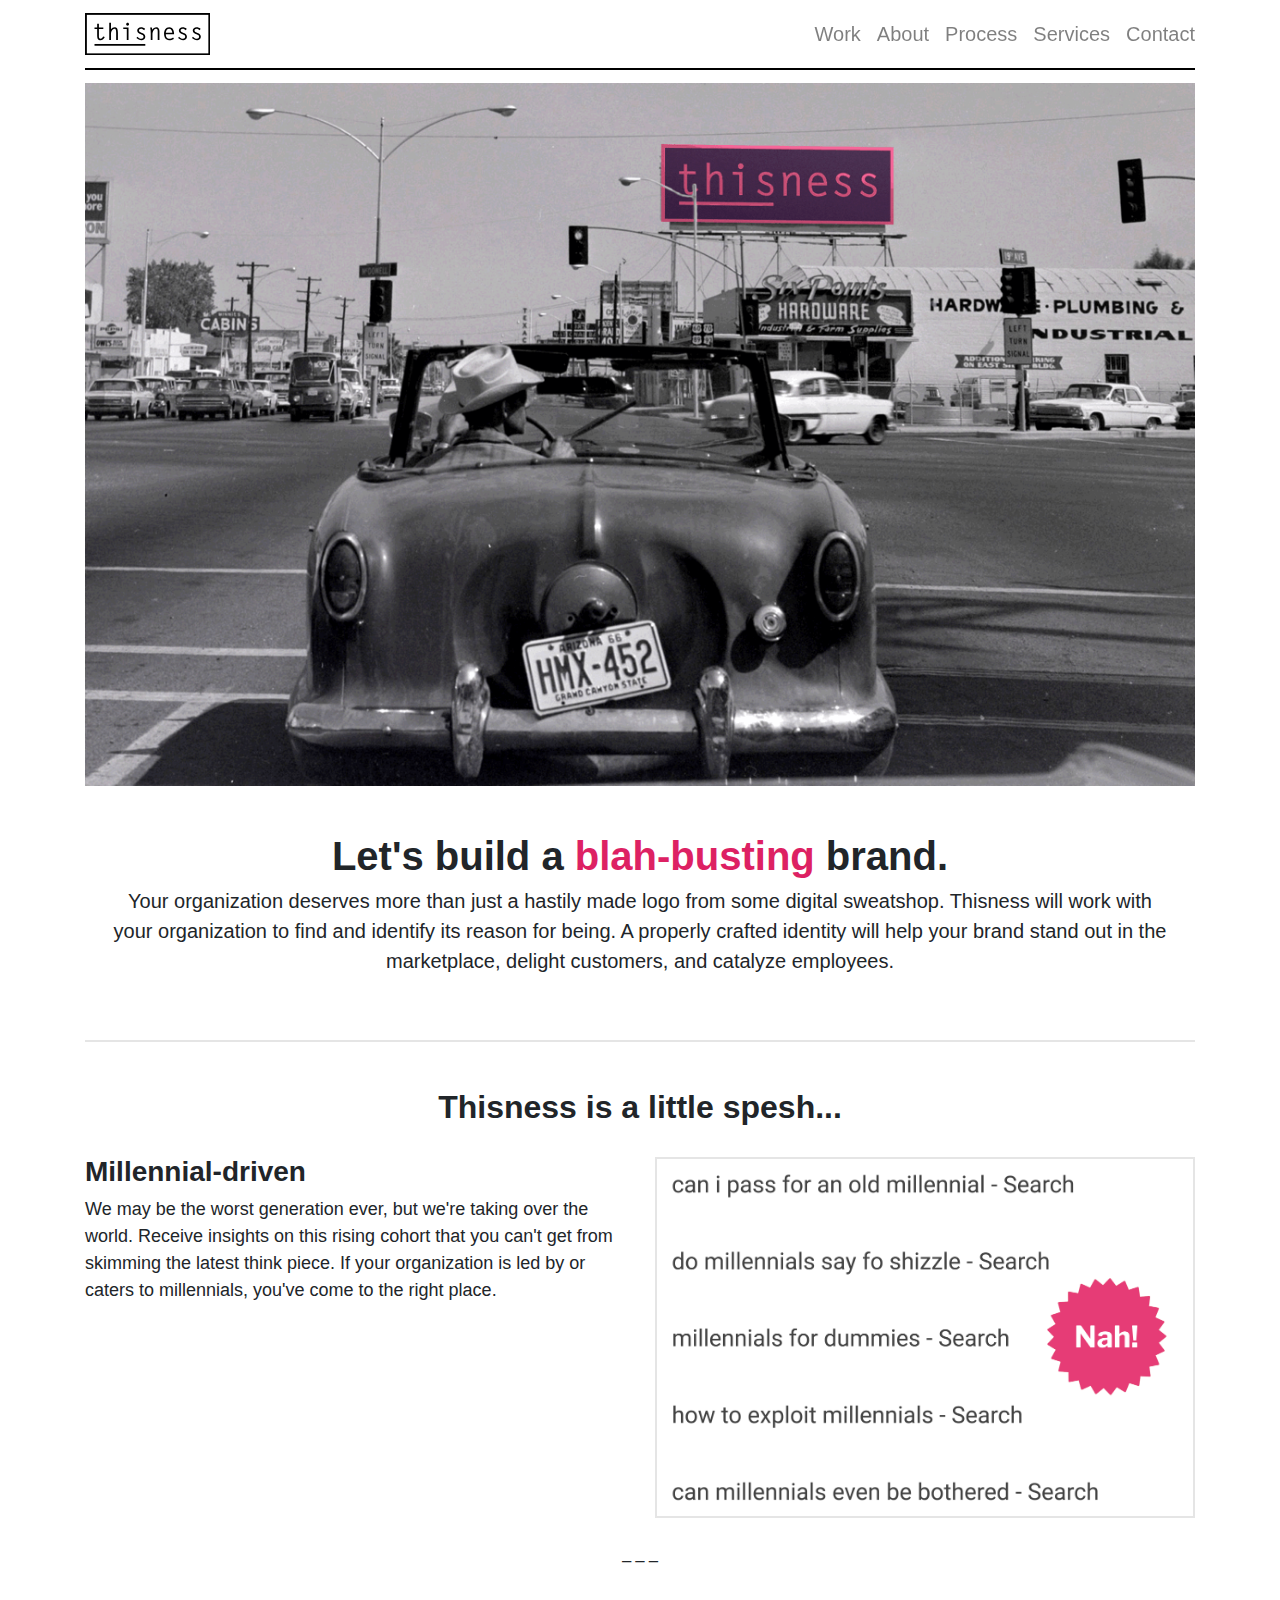
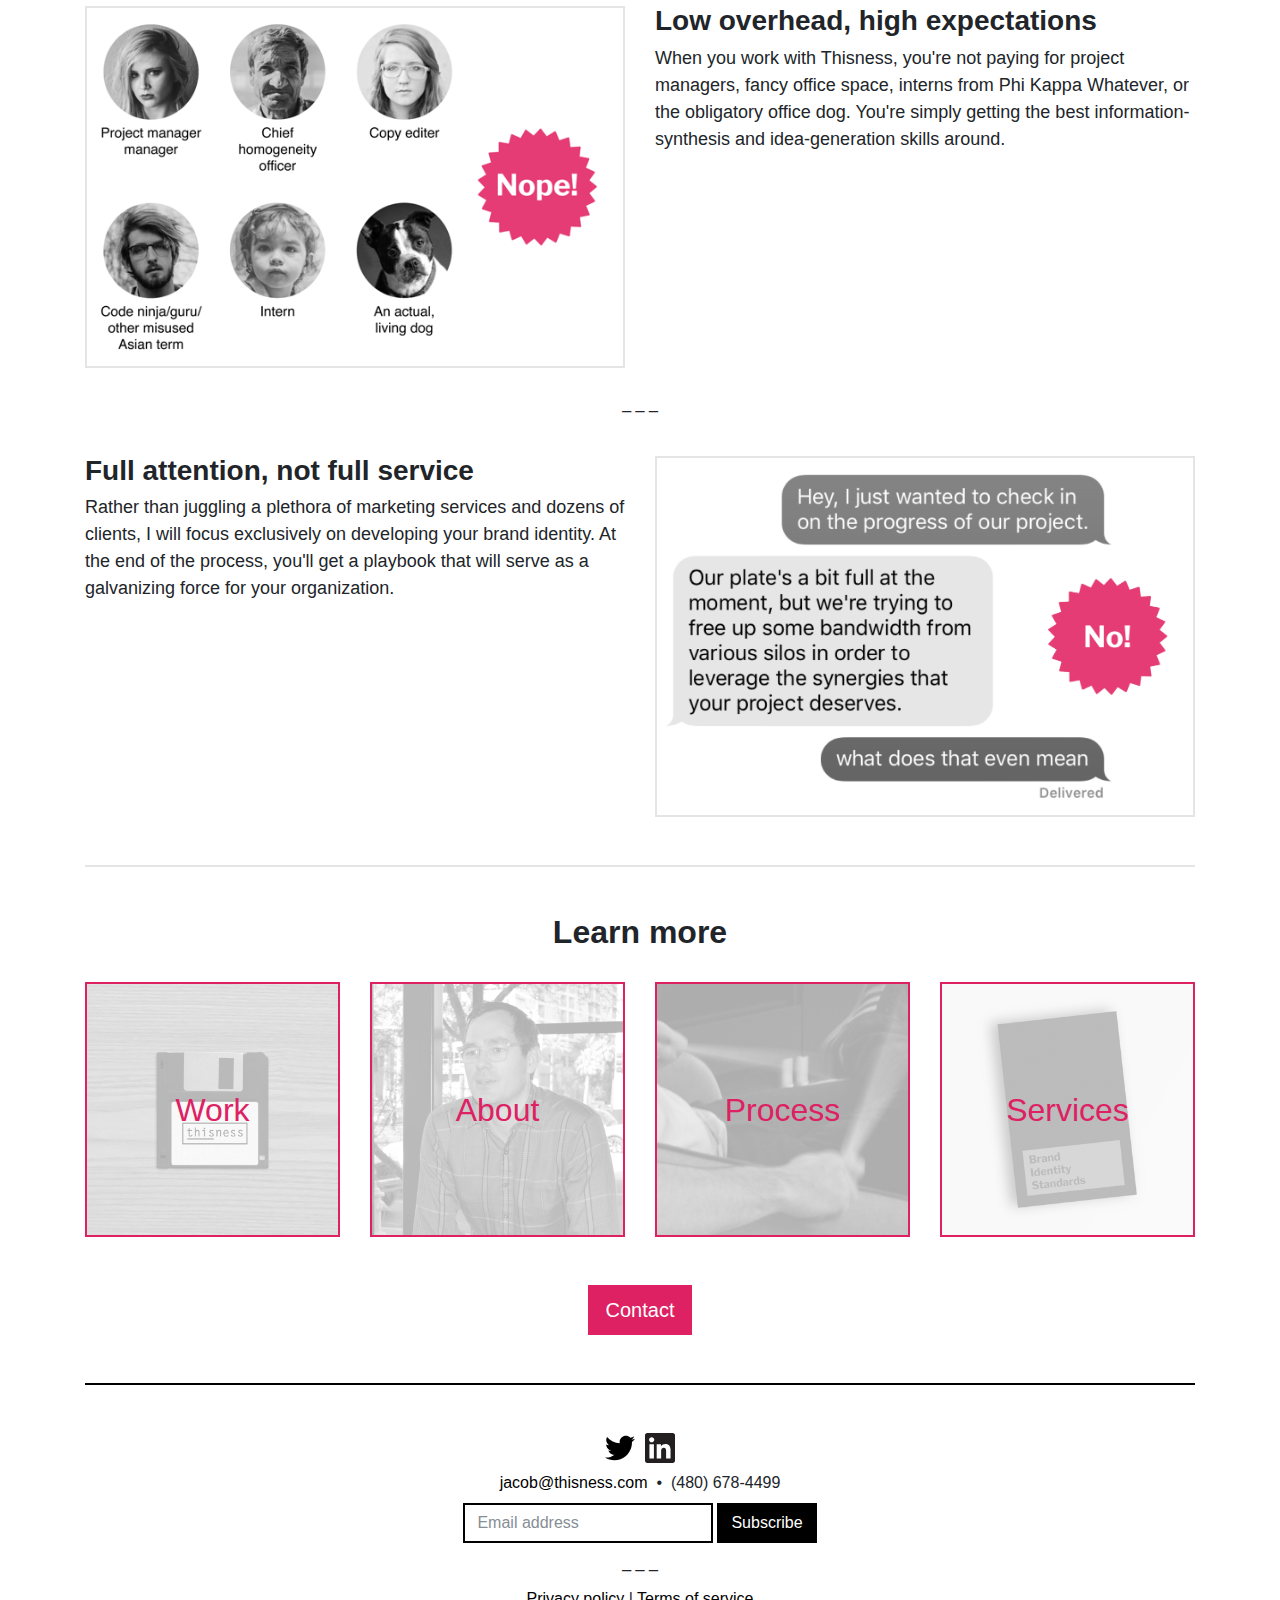
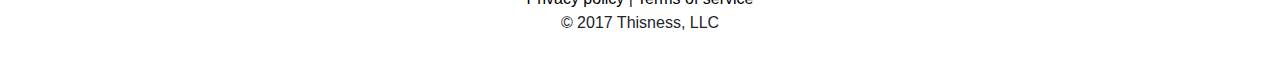
<file: images/Thisness.htm>
<!DOCTYPE html>
<!-- saved from url=(0025)https://www.thisness.com/ -->
<html lang="en"><head><meta http-equiv="Content-Type" content="text/html; charset=UTF-8">

		
		<title>Thisness</title>
		<meta name="viewport" content="width=device-width, initial-scale=1, shrink-to-fit=no">
		<meta name="description" content="Build a blah-busting brand identity with Thisness.">

		<link rel="shortcut icon" type="image/x-icon" href="https://www.thisness.com/img/favicon.ico">
		<link rel="stylesheet" href="./Thisness_files/bootstrap.min.css" integrity="sha384-/Y6pD6FV/Vv2HJnA6t+vslU6fwYXjCFtcEpHbNJ0lyAFsXTsjBbfaDjzALeQsN6M" crossorigin="anonymous">
		<link href="./Thisness_files/css" rel="stylesheet">
		<link href="./Thisness_files/thisness.css" rel="stylesheet">

		<script async="" src="./Thisness_files/analytics.js"></script><script>
			(function(i,s,o,g,r,a,m){i['GoogleAnalyticsObject']=r;i[r]=i[r]||function(){
			(i[r].q=i[r].q||[]).push(arguments)},i[r].l=1*new Date();a=s.createElement(o),
			m=s.getElementsByTagName(o)[0];a.async=1;a.src=g;m.parentNode.insertBefore(a,m)
			})(window,document,'script','https://www.google-analytics.com/analytics.js','ga');

			ga('create', 'UA-105580025-1', 'auto');
			ga('send', 'pageview');

		</script>

	</head>
	<body>

		<div class="container">
			<div class="row">
				<div class="col-12">

<!-- Navigation -->
					<nav class="navbar navbar-expand-md navbar-light bg-faded fixed-top sticky-top">
						<a class="navbar-brand" href="https://www.thisness.com/index.html"><img src="./Thisness_files/thisness_logo_black.svg" width="125" height="" alt="Thisness logo"></a>
						<button class="navbar-toggler" type="button" data-toggle="collapse" data-target="#navbarToggler" aria-controls="navbarToggler" aria-expanded="false" aria-label="Toggle navigation">
							<span class="navbar-toggler-icon"></span>
						</button>
						<div class="collapse navbar-collapse" id="navbarToggler">
							<ul class="navbar-nav ml-auto mt-2 mt-md-0">
								<li class="nav-item">
									<a class="nav-link" href="https://www.thisness.com/work/index.html">Work</a>
								</li>
								<li class="nav-item">
									<a class="nav-link" href="https://www.thisness.com/about/index.html">About</a>
								</li>
								<li class="nav-item">
									<a class="nav-link" href="https://www.thisness.com/process/index.html">Process</a>
								</li>
								<li class="nav-item">
									<a class="nav-link" href="https://www.thisness.com/services/index.html">Services</a>
								</li>
								<li class="nav-item">
									<a class="nav-link" href="https://www.thisness.com/contact/index.html">Contact</a>
								</li>
							</ul>
						</div>
					</nav>

					<div>
						<img src="./Thisness_files/hero.png" class="img-fluid" alt="a vintage photograph of Phoenix in the 1960s, taken at the intersection of Grand Ave., 19th Ave., and McDowell Rd., with a non-original Thisness billboard in the distance">
						<div class="text-center" style="padding:3rem 1.5rem">
							<h1>Let's build a <span style="color:#dd2163">blah-busting</span> brand.</h1>
							<p class="lead">Your organization deserves more than just a hastily made logo from some digital sweatshop. Thisness will work with your organization to find and identify its reason for being. A properly crafted identity will help your brand stand out in the marketplace, delight customers, and catalyze employees.</p>
						</div>
					</div>

					<hr>

					<div style="padding:3rem 0">
						<h2 class="text-center" style="padding-bottom:1.5rem">Thisness is a little spesh...</h2>

						<div>
							<div class="row">
								<div class="col-md-4 col-lg-6 feature">
									<h3>Millennial-driven</h3>
									<p>We may be the worst generation ever, but we're taking over the world. Receive insights on this rising cohort that you can't get from skimming the latest think piece. If your organization is led by or caters to millennials, you've come to the right place.</p>
								</div>
								<div class="col-md-8 col-lg-6 feature">
									<img class="img-fluid" src="./Thisness_files/feature_millennial.png" alt="Internet search history for a non-millennial trying to figure out millennials">
								</div>
							</div>

							<p class="text-center" style="padding:1.5rem 0">_ _ _</p>

							<div class="row">
								<div class="col-md-4 push-md-8 col-lg-6 order-md-2 feature">
									<h3>Low overhead, high expectations</h3>
									<p>When you work with Thisness, you're not paying for project managers, fancy office space, interns from Phi Kappa Whatever, or the obligatory office dog. You're simply getting the best information-synthesis and idea-generation skills around.</p>
								</div>
								<div class="col-md-8 pull-md-4 col-lg-6 order-md-1 feature">
									<img class="img-fluid" src="./Thisness_files/feature_overhead.png" alt="employee directory section of a website for a bloated agency">
								</div>
							</div>

							<p class="text-center" style="padding:1.5rem 0">_ _ _</p>

							<div class="row">
								<div class="col-md-4 col-lg-6 feature">
									<h3>Full attention, not full service</h3>
									<p>Rather than juggling a plethora of marketing services and dozens of clients, I will focus exclusively on developing your brand identity. At the end of the process, you'll get a playbook that will serve as a galvanizing force for your organization.</p>
								</div>
								<div class="col-md-8 col-lg-6 feature">
									<img class="img-fluid" src="./Thisness_files/feature_attention.png" alt="text conversation between a client and an overworked agency employee">
								</div>
							</div>
						</div>
					</div>

					<hr>

					<div style="padding:3rem 0">
						<h2 class="text-center" style="padding-bottom:1.5rem">Learn more</h2>

						<div class="row learn_more">
							<div class="col-md-3 col-6 learn_more-item">
								<a href="https://www.thisness.com/work/index.html" class="learn_more-link">
									<img src="./Thisness_files/thumbnail_work.png" class="img-fluid" alt="Work thumbnail"><span class="learn_more-text">Work</span>
								</a>
							</div>

							<div class="col-md-3 col-6 learn_more-item">
								<a href="https://www.thisness.com/about/index.html" class="learn_more-link">
									<img src="./Thisness_files/thumbnail_about.png" class="img-fluid" alt="About thumbnail"><span class="learn_more-text">About</span>
								</a>
							</div>

							<div class="col-md-3 col-6 learn_more-item">
								<a href="https://www.thisness.com/process/index.html" class="learn_more-link">
									<img src="./Thisness_files/thumbnail_process.png" class="img-fluid" alt="Process thumbnail"><span class="learn_more-text">Process</span>
								</a>
							</div>

							<div class="col-md-3 col-6 learn_more-item">
								<a href="https://www.thisness.com/services/index.html" class="learn_more-link">
									<img src="./Thisness_files/thumbnail_services.png" class="img-fluid" alt="Services thumbnail"><span class="learn_more-text">Services</span>
								</a>
							</div>
						</div>

						<div class="row justify-content-center" style="padding-top:3rem">
							<a class="btn btn-lg btn-thisness_large" href="https://www.thisness.com/contact/index.html">Contact</a>
						</div>
					</div>

<!-- Footer -->
					<footer>
						<div class="container" style="padding:3rem 0">
							<div class="row">
								<div class="col-12 text-center">
									<div style="margin-bottom:.5rem">
										<a href="https://twitter.com/thisnessPHX"><img src="./Thisness_files/twitter.svg" width="" height="30" alt="Twitter glyph" style="padding-right:5px"></a>
										<a href="https://www.linkedin.com/company/thisnessPHX"><img src="./Thisness_files/linkedin.svg" width="" height="30" alt="LinkedIn glyph"></a>
									</div>

									<p itemscope="" itemtype="http://schema.org/ContactPoint" style="margin-bottom:.5rem"><a href="mailto:jacob@thisness.com"><span itemprop="email">jacob@thisness.com</span></a>&nbsp; • &nbsp;<a href="tel:1-480-678-4499"><span itemprop="telephone">(480) 678-4499</span></a></p>

									<form action="https://thisness.us16.list-manage.com/subscribe/post?u=9680f4d6b10a9fc6684fadd58&amp;id=3f368ca64f" method="post" name="mc-embedded-subscribe-form" class="form-inline justify-content-center" target="_blank" style="margin-bottom:.5rem">
										<label class="sr-only" for="inlineFormInput">Email address</label>
										<input type="email" name="EMAIL" class="form-control" id="inlineFormInput" placeholder="Email address" required="" style="width:250px; height:40px">
										<!-- real people should not fill this in and expect good things - do not remove this or risk form bot signups-->
										<div style="position: absolute; left: -5000px;" aria-hidden="true"><input type="text" name="b_9680f4d6b10a9fc6684fadd58_3f368ca64f" tabindex="-1" value=""></div>
										<input type="submit" value="Subscribe" name="subscribe" class="btn btn-thisness" style="margin-left:.25rem">
									</form>

									<p>_ _ _</p>

									<p style="margin-top:-.25rem; margin-bottom:0"><a href="https://www.thisness.com/privacy/index.html">Privacy policy</a> | <a href="https://www.thisness.com/terms/index.html">Terms of service</a></p>
									<p style="margin-bottom:0">© 2017 Thisness, LLC</p>
								</div>
							</div>
						</div>
					</footer>

				</div><!-- end col -->
			</div><!-- end row -->
		</div> <!-- end container -->

<!-- JavaScript -->
		<script src="./Thisness_files/jquery-3.2.1.slim.min.js" integrity="sha384-KJ3o2DKtIkvYIK3UENzmM7KCkRr/rE9/Qpg6aAZGJwFDMVNA/GpGFF93hXpG5KkN" crossorigin="anonymous"></script>
		<script src="./Thisness_files/popper.min.js" integrity="sha384-b/U6ypiBEHpOf/4+1nzFpr53nxSS+GLCkfwBdFNTxtclqqenISfwAzpKaMNFNmj4" crossorigin="anonymous"></script>
		<script src="./Thisness_files/bootstrap.min.js" integrity="sha384-h0AbiXch4ZDo7tp9hKZ4TsHbi047NrKGLO3SEJAg45jXxnGIfYzk4Si90RDIqNm1" crossorigin="anonymous"></script>

	

</body></html>
</file>
<file: images/Thisness_files/thisness.css>
/* General */

html {
	overflow-y: scroll; /* adds scroll bar to ensure that short and long pages are lined up equally */
}

body {
	font-family: "News Cycle", sans-serif;
}

h1,
h2,
h3,
h4,
h5,
h6 {
	font-family: "Libre Franklin", sans-serif;
	font-weight: bold;
}

a {
	color: #dd2163;
}

a:focus, a:hover {
	color: #3d1343;
}

hr {
	border-width: 2px;
	color: #e5e5e5;
	margin: 0;
}

.btn-thisness {
	color: #fff;
	background-color: #000;
	border-width: 2px;
	border-color: #000;
	border-radius: 0;
}

.btn-thisness:hover {
	color: #000;
	background-color: #fff;
}

.btn-thisness:focus, .btn-thisness.focus {
	-webkit-box-shadow: 0 0 0 2px rgba(0, 0, 0, 0.5);
			box-shadow: 0 0 0 2px rgba(0, 0, 0, 0.5);
}

.btn-thisness:active, .btn-thisness.active {
	color: #000;
	background-color: #e5e5e5;
	border-color: #e5e5e5;
}

.btn-thisness_large {
	color: #fff;
	background-color: #dd2163;
	border-width: 2px;
	border-color: #dd2163;
	border-radius: 0;
}

.btn-thisness_large:hover {
	color: #dd2163;
	background-color: #fff;
}

.btn-thisness_large:focus, .btn-thisness_large.focus {
	-webkit-box-shadow: 0 0 0 2px rgba(0, 0, 0, 0.5);
			box-shadow: 0 0 0 2px rgba(0, 0, 0, 0.5);
}

.btn-thisness_large:active, .btn-thisness_large.active {
	color: #000;
	background-color: #e5e5e5;
	border-color: #e5e5e5;
}

.form-control {
	border: 2px solid rgba(0, 0, 0, 1);
	border-radius: 0;
}

.form-control:focus {
	color: #464a4c;
	background-color: #fff;
	border-color: #e5e5e5;
	outline: none;
}

.form-control::-webkit-input-placeholder,
.form-control::-moz-placeholder,
.form-control:-ms-input-placeholder,
.form-control::placeholder {
	color: #636c72;
	opacity: 1;
}

/* Navigation */

.navbar {
	background: #fff;
	border-bottom: 2px solid #000;
	padding-left: 0;
	padding-right: 0;
	margin-bottom: 13px; /* for Bootstrap 4 alpha: margin-bottom: 10px; */
}

.navbar-toggler {
	border-width: 2px;
	border-color: #000 !important;
	border-radius: 0;
	margin-top: 0; /* for Bootstrap 4 alpha: margin-top: 4px; */
	margin-right: 0; /* for Bootstrap 4 alpha: margin-right: -15px; */
}

.navbar-toggler:focus, .navbar-toggler.focus {
	outline: none;
}

.navbar-toggler:active, .navbar-toggler.active {
	background-color: #e5e5e5;
}

.navbar-light .navbar-toggler-icon {
	background-image: url("data:image/svg+xml;charset=utf8,%3Csvg viewBox='0 0 32 32' xmlns='http://www.w3.org/2000/svg'%3E%3Cpath stroke='rgba(0, 0, 0, 1.0)' stroke-width='2' stroke-linecap='round' stroke-miterlimit='10' d='M4 8h24M4 16h24M4 24h24'/%3E%3C/svg%3E");
}

.navbar-collapse {
	font-size: 20px;
	margin-right: -8px;
}

@media (max-width: 767px) {
	.navbar-collapse {
		text-align: center;
		margin-top: -2.5px;
		margin-bottom: 2.5px;
	}
	.navbar-collapse .nav-item {
		border: 2px solid #e5e5e5;
		margin-top: 2.5px;
		margin-bottom: 2.5px;
	}
}

.navbar-light .navbar-nav .open > .nav-link,
.navbar-light .navbar-nav .active > .nav-link,
.navbar-light .navbar-nav .nav-link.open,
.navbar-light .navbar-nav .nav-link.active {
	text-decoration: underline;
}

/* Footer */

footer {
	border-top: 2px solid #000;
}

footer a {
	color: #000;
}

a[href^="tel"] { /* to override iOS styling of telephone number */
	color: inherit;
	text-decoration: none;
}

/* Home */

.feature p {
	font-size: large;
}

@media (max-width: 767px) {
	.feature {
		text-align: center;
	}
}

.feature img {
	border: 2px solid #e5e5e5;
}

.learn_more-link {
	display: block;
	position: relative;
	border: 2px solid #dd2163;
}

.learn_more-link:hover {
	background: rgba(221, 33, 99, 0.75);
	transition: all ease 0.5s;
	-webkit-transition: all ease 0.5s;
	-moz-transition: all ease 0.5s;
}

.learn_more img {
	opacity: .33;
}

.learn_more-text {
	text-align: left;
	position: absolute;
	top: 50%;
	left: 50%;
	transform: translate(-50%, -50%);
	font-size: 2rem;
}

@media (max-width: 767px) {
	.learn_more-item {
		margin: 0 0 2rem;
	}
	.learn_more {
		margin-bottom: -2rem;
	}
}

/* Header images */

.container-fluid {
	position: relative;
}

.inner {
	position: absolute;
	left: 5%;
	/* line-height: 1.5; */
}

.highlight {
	background-color: #dd2163;
	color: #3d1343;
	display: inline;
}

@media (max-width: 575px) {
	.inner {
		top: 21%;
		font-size: 4vw;
	}
	.highlight {
		box-shadow: 0.2rem 0 0 #dd2163, -0.2rem 0 0 #dd2163;
	}
}

@media (min-width: 576px) {
	.inner {
		top: 19%;
		font-size: 1.5rem;
	}
	.highlight {
		box-shadow: 0.3rem 0 0 #dd2163, -0.3rem 0 0 #dd2163;
	}
}

@media (min-width: 768px) {
	.inner {
		top: 19%;
		font-size: 2rem;
	}
	.highlight {
		box-shadow: 0.4rem 0 0 #dd2163, -0.4rem 0 0 #dd2163;
	}
}

@media (min-width: 992px) {
	.inner {
		top: 21%;
		font-size: 2.5rem;
	}
	.highlight {
		box-shadow: 0.5rem 0 0 #dd2163, -0.5rem 0 0 #dd2163;
	}
}

@media (min-width: 1200px) {
	.inner {
		top: 21%;
		font-size: 3rem;
	}
	.highlight {
		box-shadow: 0.6rem 0 0 #dd2163, -0.6rem 0 0 #dd2163;
	}
}

.header_name {
	padding: 1.5rem 1.5rem 1.5rem 1.5rem;
	background: #e5e5e5;
	text-align: center;
}

/* Work */

.portfolio-link {
	display: block;
	position: relative;
}

.portfolio-hover {
	background: rgba(221, 33, 99, 0.75);
	position: absolute;
	width: 100%;
	height: 100%;
	opacity: 0;
	transition: all ease 0.5s;
	-webkit-transition: all ease 0.5s;
	-moz-transition: all ease 0.5s;
}

.portfolio-hover:hover {
	opacity: 1;
}

.portfolio img {
	border: 2px solid #e5e5e5;
}

@media (max-width: 767px) {
	.portfolio-item {
		margin: 0 0 2rem;
	}
	.portfolio {
		margin-bottom: -2rem;
	}
}

/* Case study */

.case_study p {
	font-size: large;
}

.figure-border {
	border: 2px solid #e5e5e5;
}

/* About */

.about {
	background: #e5e5e5;
	padding: 1.25rem;
	padding-bottom: .25rem;
}

.about p {
	font-size: large;
}

/* Process */

.step {
	padding-bottom: 1rem;
}

.step img {
	width: 100px;
	height: 100px;
}

.step p {
	font-size: large;
}

.dotted {
	position: absolute;
	z-index: -1;
	border-left: 5px dotted #3d1343;
}

@media not all and (min-resolution:.001dpcm) { @media { /* Safari 10.1 hack */
	.dotted {
		left: 50%;
		transform: translate(-50%,0);
	}
}}

@media (max-width: 575px) {
	.dotted {
		border-left: none;
	}
	.step img {
		display: block;
		margin: auto;
		padding-bottom: 0.5rem;
	}
	.step h2,
	.step p {
		text-align: center;
	}
}

@media (min-width: 576px) {
	.dotted {
		height: 295px;
	}
}

@media (min-width: 768px) {
	.dotted {
		height: 325px;
	}
}

@media (min-width: 992px) {
	.dotted {
		height: 265px;
	}
}

@media (min-width: 1200px) {
	.dotted {
		height: 215px;
	}
}

/* Services */

.services {
	padding-bottom: 3rem;
}

.services img {
	border: 2px solid #e5e5e5;
}

.services p {
	font-size: large;
}

@media (max-width: 575px) {
	.services img {
		margin-bottom: 0.75rem;
	}
	.services h2,
	.services p {
		text-align: center;
	}
}

/* Contact */

.contact {
	border: 2px solid #e5e5e5;
	padding: 1rem;
}

.contact label {
	font-size: large;
}

.alert {
	border-radius: 0;
}

.close {
	margin-top: -0.75rem;
	margin-right: -1rem;
	opacity: 0.25;
}

/* Privacy policy and terms of service */

.policy p {
	font-size: large;
}

.policy ol {
	font-size: large;
}
</file>
